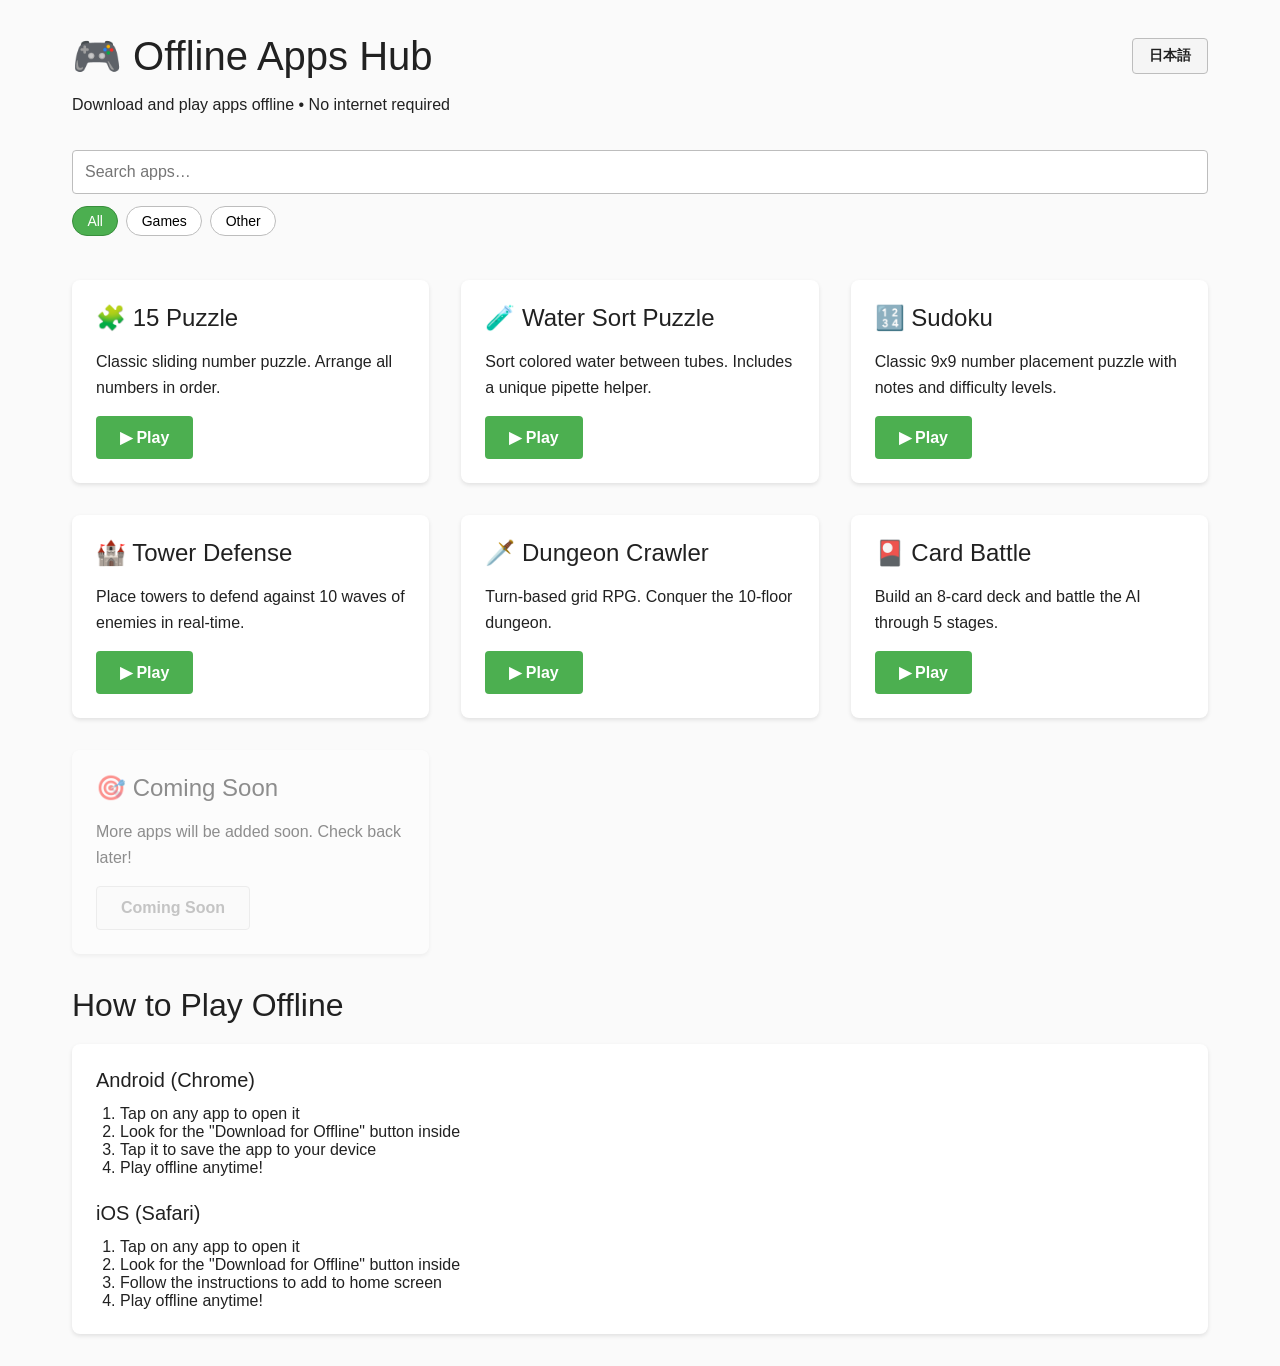
<file: index.html>
<!DOCTYPE html>
<html lang="en">
<head>
  <meta charset="UTF-8">
  <meta name="viewport" content="width=device-width, initial-scale=1.0">
  <meta name="description" content="Download and play games offline">
  <title>Offline Apps Hub</title>
  <link rel="manifest" href="./manifest.json">
  <link rel="icon" href="data:image/svg+xml,<svg xmlns='http://www.w3.org/2000/svg' viewBox='0 0 192 192'><rect fill='%234CAF50' width='192' height='192'/><text x='50%' y='50%' font-size='100' font-weight='bold' text-anchor='middle' dy='.3em' fill='white' font-family='Arial'>◉</text></svg>">
  <link rel="stylesheet" href="./style.css">
  <meta name="theme-color" content="#4CAF50">
</head>
<body>
  <div class="container">
    <header class="mb-2">
      <div class="header-bar">
        <h1 data-i18n="hub.title">🎮 Offline Apps Hub</h1>
        <button id="lang-toggle" class="button button-small button-secondary" type="button"></button>
      </div>
      <p data-i18n="hub.subtitle">Download and play apps offline • No internet required</p>
    </header>

    <main>
      <section class="filters mb-2">
        <input id="app-search" type="search" class="filter-search"
               data-i18n-attr="placeholder:hub.search.placeholder;aria-label:hub.search.aria">
        <div id="category-chips" class="chip-row" role="tablist" aria-label="Category"></div>
        <div id="subcategory-chips" class="chip-row chip-row-sub hidden" role="tablist" aria-label="Subcategory"></div>
      </section>

      <section id="apps-grid" class="grid grid-2"></section>
      <p id="apps-empty" class="text-center mt-2 hidden" data-i18n="hub.empty">No apps match your filters.</p>

      <section class="mt-2">
        <h2 data-i18n="hub.howto.title">How to Play Offline</h2>
        <div class="card">
          <h4 data-i18n="hub.howto.android">Android (Chrome)</h4>
          <ol class="howto-list" data-i18n-html="hub.howto.androidSteps"></ol>

          <h4 data-i18n="hub.howto.ios">iOS (Safari)</h4>
          <ol class="howto-list" data-i18n-html="hub.howto.iosSteps"></ol>
        </div>
      </section>
    </main>
  </div>

  <script src="./i18n.js"></script>
  <script src="./apps.js"></script>
  <script>
    (function () {
      I18n.register({
        ja: {
          hub: {
            title: '🎮 オフラインアプリハブ',
            subtitle: 'アプリをダウンロードしてオフラインで遊ぼう • インターネット不要',
            empty: '該当するアプリが見つかりません。',
            search: {
              placeholder: 'アプリを検索…',
              aria: 'アプリを検索'
            },
            cardPlay: '▶ プレイ',
            cardComingSoon: '近日公開',
            howto: {
              title: 'オフラインで遊ぶには',
              android: 'Android (Chrome)',
              ios: 'iOS (Safari)',
              androidSteps:
                '<li>遊びたいアプリのカードをタップ</li>' +
                '<li>アプリ内の「オフライン用にダウンロード」ボタンを探す</li>' +
                '<li>ボタンをタップして端末に保存</li>' +
                '<li>いつでもオフラインで遊べます！</li>',
              iosSteps:
                '<li>遊びたいアプリのカードをタップ</li>' +
                '<li>アプリ内の「オフライン用にダウンロード」ボタンを探す</li>' +
                '<li>表示される手順に従ってホーム画面に追加</li>' +
                '<li>いつでもオフラインで遊べます！</li>'
            }
          }
        },
        en: {
          hub: {
            title: '🎮 Offline Apps Hub',
            subtitle: 'Download and play apps offline • No internet required',
            empty: 'No apps match your filters.',
            search: {
              placeholder: 'Search apps…',
              aria: 'Search apps'
            },
            cardPlay: '▶ Play',
            cardComingSoon: 'Coming Soon',
            howto: {
              title: 'How to Play Offline',
              android: 'Android (Chrome)',
              ios: 'iOS (Safari)',
              androidSteps:
                '<li>Tap on any app to open it</li>' +
                '<li>Look for the "Download for Offline" button inside</li>' +
                '<li>Tap it to save the app to your device</li>' +
                '<li>Play offline anytime!</li>',
              iosSteps:
                '<li>Tap on any app to open it</li>' +
                '<li>Look for the "Download for Offline" button inside</li>' +
                '<li>Follow the instructions to add to home screen</li>' +
                '<li>Play offline anytime!</li>'
            }
          }
        }
      });

      var state = { cat: 'all', sub: 'all', query: '' };

      var gridEl = document.getElementById('apps-grid');
      var emptyEl = document.getElementById('apps-empty');
      var catRow = document.getElementById('category-chips');
      var subRow = document.getElementById('subcategory-chips');
      var searchEl = document.getElementById('app-search');

      function catLabel(key) {
        var c = window.CATEGORIES[key];
        if (!c) return key;
        return c[I18n.getLang()] || c.en || key;
      }
      function subLabel(key) {
        var s = window.SUBCATEGORIES[key];
        if (!s) return key;
        return s[I18n.getLang()] || s.en || key;
      }

      function uniqueCats() {
        var seen = {};
        var out = ['all'];
        window.APPS.forEach(function (a) {
          if (!seen[a.category]) {
            seen[a.category] = true;
            out.push(a.category);
          }
        });
        return out;
      }

      function uniqueSubsFor(cat) {
        var seen = {};
        var out = ['all'];
        window.APPS.forEach(function (a) {
          if (cat !== 'all' && a.category !== cat) return;
          if (!seen[a.subcategory]) {
            seen[a.subcategory] = true;
            out.push(a.subcategory);
          }
        });
        return out;
      }

      function renderCategoryChips() {
        catRow.innerHTML = '';
        uniqueCats().forEach(function (key) {
          var b = document.createElement('button');
          b.type = 'button';
          b.className = 'chip' + (state.cat === key ? ' chip-active' : '');
          b.setAttribute('role', 'tab');
          b.setAttribute('aria-selected', state.cat === key ? 'true' : 'false');
          b.textContent = catLabel(key);
          b.addEventListener('click', function () {
            state.cat = key;
            state.sub = 'all';
            renderCategoryChips();
            renderSubcategoryChips();
            renderApps();
          });
          catRow.appendChild(b);
        });
      }

      function renderSubcategoryChips() {
        subRow.innerHTML = '';
        if (state.cat === 'all') {
          subRow.classList.add('hidden');
          return;
        }
        var subs = uniqueSubsFor(state.cat);
        if (subs.length <= 2) {
          // Only "all" + one subcategory — no point showing the row
          subRow.classList.add('hidden');
          return;
        }
        subRow.classList.remove('hidden');
        subs.forEach(function (key) {
          var b = document.createElement('button');
          b.type = 'button';
          b.className = 'chip chip-sub' + (state.sub === key ? ' chip-active' : '');
          b.setAttribute('role', 'tab');
          b.setAttribute('aria-selected', state.sub === key ? 'true' : 'false');
          b.textContent = subLabel(key);
          b.addEventListener('click', function () {
            state.sub = key;
            renderSubcategoryChips();
            renderApps();
          });
          subRow.appendChild(b);
        });
      }

      function appMatches(a) {
        if (state.cat !== 'all' && a.category !== state.cat) return false;
        if (state.sub !== 'all' && a.subcategory !== state.sub) return false;
        var q = state.query.trim().toLowerCase();
        if (!q) return true;
        var hay = [a.nameJa, a.nameEn, a.descJa, a.descEn].join(' ').toLowerCase();
        return hay.indexOf(q) !== -1;
      }

      function renderApps() {
        var lang = I18n.getLang();
        var list = window.APPS.filter(appMatches);
        gridEl.innerHTML = '';
        if (list.length === 0) {
          emptyEl.classList.remove('hidden');
          return;
        }
        emptyEl.classList.add('hidden');

        list.forEach(function (a) {
          var card = document.createElement('div');
          card.className = 'card' + (a.comingSoon ? ' opacity-50' : '');

          var head = document.createElement('div');
          head.className = 'mb-1';
          var title = document.createElement('h3');
          title.textContent = a.emoji + ' ' + (lang === 'ja' ? a.nameJa : a.nameEn);
          var desc = document.createElement('p');
          desc.textContent = lang === 'ja' ? a.descJa : a.descEn;
          head.appendChild(title);
          head.appendChild(desc);
          card.appendChild(head);

          var actions = document.createElement('div');
          actions.className = 'flex gap-1';
          if (a.comingSoon) {
            var btn = document.createElement('button');
            btn.type = 'button';
            btn.className = 'button button-secondary';
            btn.disabled = true;
            btn.textContent = I18n.t('hub.cardComingSoon');
            actions.appendChild(btn);
          } else {
            var link = document.createElement('a');
            link.href = a.path;
            link.className = 'button button-primary';
            link.textContent = I18n.t('hub.cardPlay');
            actions.appendChild(link);
          }
          card.appendChild(actions);

          gridEl.appendChild(card);
        });
      }

      function renderAll() {
        renderCategoryChips();
        renderSubcategoryChips();
        renderApps();
      }

      searchEl.addEventListener('input', function (e) {
        state.query = e.target.value;
        renderApps();
      });

      I18n.mountToggle(document.getElementById('lang-toggle'));
      window.addEventListener('i18nchange', renderAll);

      renderAll();
      I18n.apply();

      if ('serviceWorker' in navigator) {
        navigator.serviceWorker.register('./sw.js')
          .then(function (reg) { console.log('Service Worker registered:', reg); })
          .catch(function (err) { console.error('Service Worker registration failed:', err); });
      }
    })();
  </script>
</body>
</html>
</file>
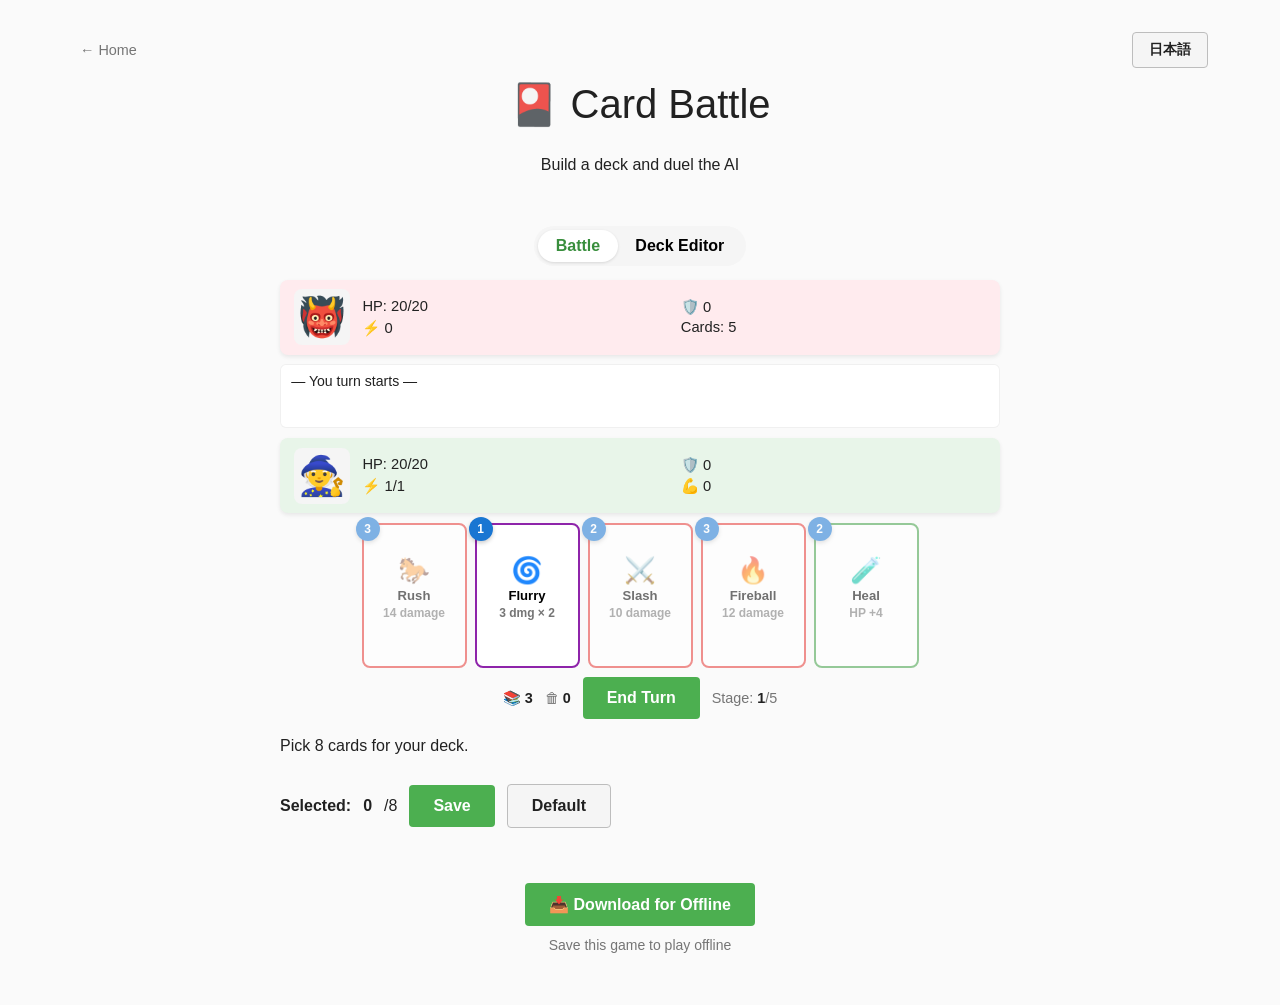
<file: apps/card-battle/index.html>
<!DOCTYPE html>
<html lang="en">
<head>
  <meta charset="UTF-8">
  <meta name="viewport" content="width=device-width, initial-scale=1.0">
  <meta name="description" content="Card Battle - Deck-building card combat, playable offline">
  <title>Card Battle</title>
  <link rel="stylesheet" href="../../style.css">
  <link rel="stylesheet" href="./style.css">
</head>
<body>
  <div class="container cb-container">
    <header class="mb-2">
      <div class="header-bar">
        <a href="../../" class="back-link" data-i18n="common.backHome">← Home</a>
        <button id="lang-toggle" class="button button-small button-secondary" type="button"></button>
      </div>
      <div class="text-center">
        <h1 data-i18n="cb.title">🎴 Card Battle</h1>
        <p data-i18n="cb.subtitle">Build your deck and duel the enemy</p>
      </div>
    </header>

    <main class="cb-main">
      <div class="cb-views">
        <button id="cb-view-battle" class="cb-tab cb-tab-active" data-i18n="cb.tabBattle">Battle</button>
        <button id="cb-view-deck" class="cb-tab" data-i18n="cb.tabDeck">Deck Editor</button>
      </div>

      <section id="cb-battle" class="cb-section">
        <div class="cb-row cb-enemy-row">
          <div class="cb-portrait" id="cb-enemy-port">👹</div>
          <div class="cb-status">
            <div class="cb-hp"><span data-i18n="cb.hp">HP:</span> <span id="cb-enemy-hp">20</span>/<span id="cb-enemy-maxhp">20</span></div>
            <div class="cb-shield">🛡️ <span id="cb-enemy-shield">0</span></div>
            <div class="cb-energy">⚡ <span id="cb-enemy-energy">1</span></div>
            <div class="cb-cards"><span data-i18n="cb.cards">Cards:</span> <span id="cb-enemy-cards">5</span></div>
          </div>
        </div>

        <div class="cb-log" id="cb-log"></div>

        <div class="cb-row cb-player-row">
          <div class="cb-portrait" id="cb-player-port">🧙</div>
          <div class="cb-status">
            <div class="cb-hp"><span data-i18n="cb.hp">HP:</span> <span id="cb-player-hp">20</span>/<span id="cb-player-maxhp">20</span></div>
            <div class="cb-shield">🛡️ <span id="cb-player-shield">0</span></div>
            <div class="cb-energy">⚡ <span id="cb-player-energy">1</span>/<span id="cb-player-maxenergy">10</span></div>
            <div class="cb-buff">💪 <span id="cb-player-buff">0</span></div>
          </div>
        </div>

        <div class="cb-hand" id="cb-hand"></div>

        <div class="cb-actions">
          <span class="cb-pile" data-i18n-attr="title:cb.deckTip">📚 <span id="cb-deck-n">0</span></span>
          <span class="cb-pile" data-i18n-attr="title:cb.discardTip">🗑 <span id="cb-discard-n">0</span></span>
          <button id="cb-end" class="button button-primary" data-i18n="cb.endTurn">End Turn</button>
          <span class="cb-pile">
            <span data-i18n="cb.stage">Stage:</span>
            <span id="cb-stage">1</span>/5
          </span>
        </div>
      </section>

      <section id="cb-deck-section" class="cb-section hidden">
        <p data-i18n="cb.deckEditor">Pick 8 cards for your deck.</p>
        <div class="cb-deck-counter">
          <span data-i18n="cb.selected">Selected:</span>
          <span id="cb-deck-count">0</span>/8
          <button id="cb-deck-save" class="button button-primary" data-i18n="cb.save">Save</button>
          <button id="cb-deck-reset" class="button button-secondary" data-i18n="cb.resetDeck">Default</button>
        </div>
        <div id="cb-deck-grid" class="cb-deck-grid"></div>
      </section>

      <div class="download-section mt-2">
        <button id="download-btn" class="button button-primary" data-i18n="cb.download">
          📥 Download for Offline
        </button>
        <p class="download-hint" data-i18n="cb.downloadHint">
          Save this game to play offline
        </p>
      </div>
    </main>
  </div>

  <div id="cb-end-dialog" class="dialog hidden">
    <div class="dialog-content">
      <h3 id="cb-end-title"></h3>
      <p id="cb-end-body"></p>
      <div class="cb-end-actions">
        <button id="cb-end-next" class="button button-primary" data-i18n="cb.next">Next</button>
      </div>
    </div>
  </div>

  <div id="download-dialog" class="dialog hidden">
    <div class="dialog-content">
      <h3 data-i18n="cb.downloading">Downloading…</h3>
      <div class="progress-bar"><div id="progress-fill" class="progress-fill"></div></div>
      <p id="progress-text" style="text-align: center; margin-top: 1rem;">0%</p>
    </div>
  </div>

  <div id="ios-dialog" class="dialog hidden">
    <div class="dialog-content">
      <h3 data-i18n="cb.iosTitle">Add to Home Screen</h3>
      <p data-i18n="cb.iosLead">To play offline on iOS:</p>
      <ol class="ios-steps" data-i18n-html="cb.iosSteps"></ol>
      <button id="ios-close-btn" class="button button-primary cb-close-ios" data-i18n="cb.iosGotIt">Got it</button>
    </div>
  </div>

  <div id="cb-toast" class="toast" role="status" aria-live="polite"></div>

  <script src="../../i18n.js"></script>
  <script src="./app.js"></script>
</body>
</html>
</file>
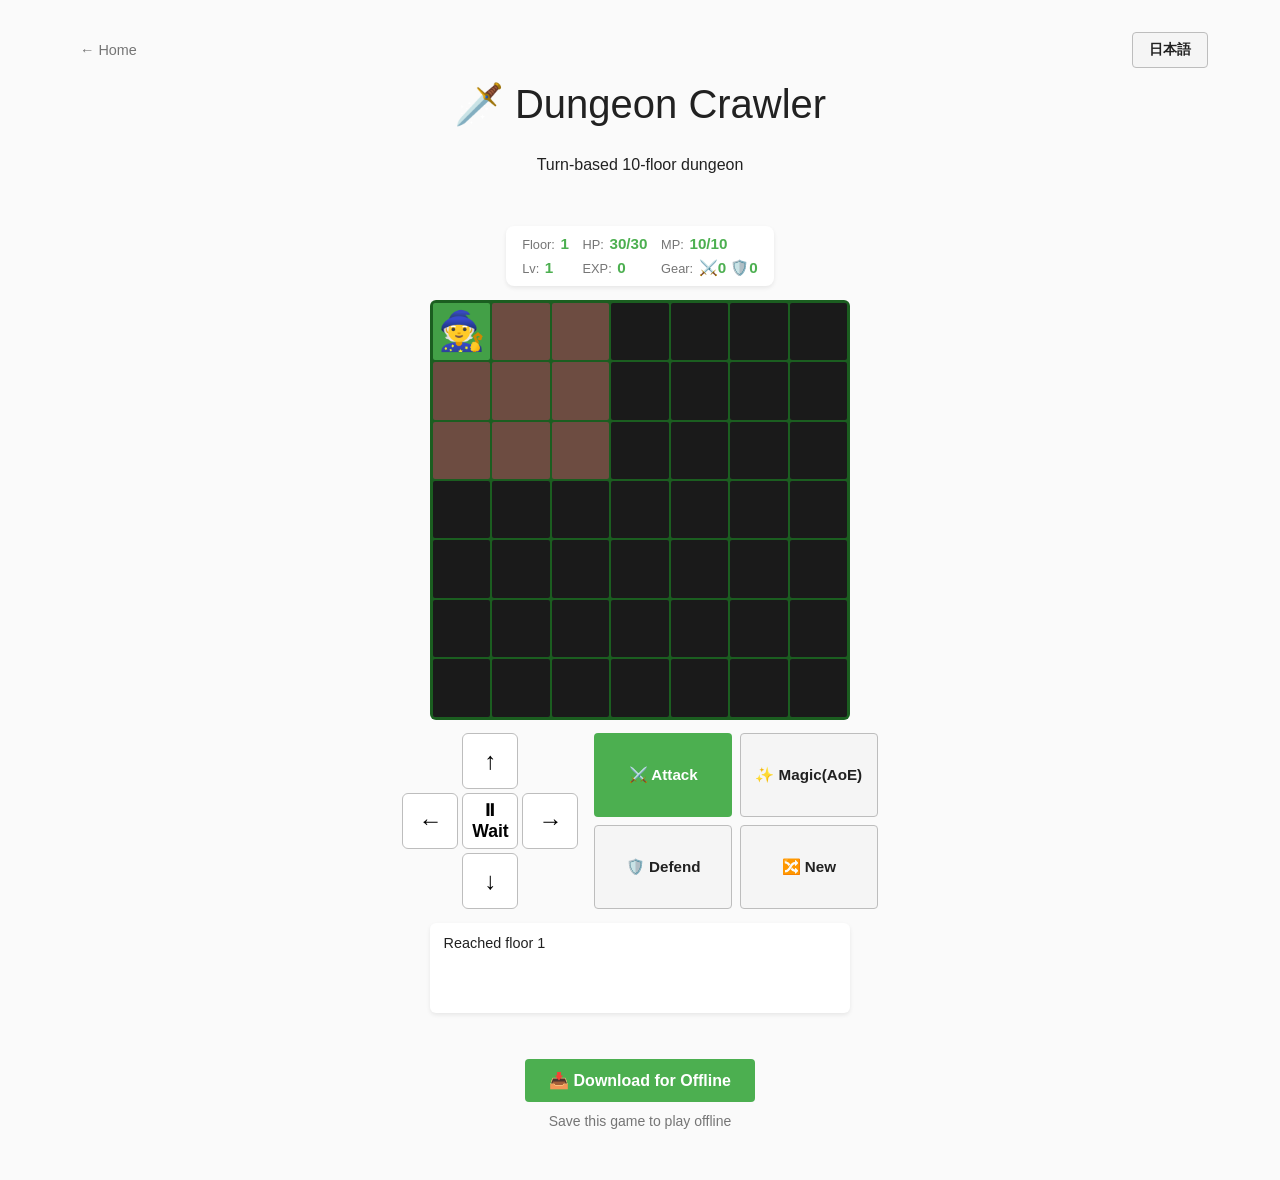
<file: apps/dungeon/index.html>
<!DOCTYPE html>
<html lang="en">
<head>
  <meta charset="UTF-8">
  <meta name="viewport" content="width=device-width, initial-scale=1.0">
  <meta name="description" content="Dungeon Crawler - Turn-based grid RPG, playable offline">
  <title>Dungeon Crawler</title>
  <link rel="stylesheet" href="../../style.css">
  <link rel="stylesheet" href="./style.css">
</head>
<body>
  <div class="container dg-container">
    <header class="mb-2">
      <div class="header-bar">
        <a href="../../" class="back-link" data-i18n="common.backHome">← Home</a>
        <button id="lang-toggle" class="button button-small button-secondary" type="button"></button>
      </div>
      <div class="text-center">
        <h1 data-i18n="dg.title">🗡️ Dungeon Crawler</h1>
        <p data-i18n="dg.subtitle">Turn-based dungeon exploration</p>
      </div>
    </header>

    <main class="dg-main">
      <div class="dg-stats">
        <div class="dg-stat" data-i18n-attr="title:dg.floorTip">
          <span class="dg-stat-label" data-i18n="dg.floor">Floor:</span>
          <span id="dg-floor" class="dg-stat-value">1</span>
        </div>
        <div class="dg-stat">
          <span class="dg-stat-label" data-i18n="dg.hp">HP:</span>
          <span id="dg-hp" class="dg-stat-value">30/30</span>
        </div>
        <div class="dg-stat">
          <span class="dg-stat-label" data-i18n="dg.mp">MP:</span>
          <span id="dg-mp" class="dg-stat-value">10/10</span>
        </div>
        <div class="dg-stat">
          <span class="dg-stat-label" data-i18n="dg.lv">Lv:</span>
          <span id="dg-lv" class="dg-stat-value">1</span>
        </div>
        <div class="dg-stat">
          <span class="dg-stat-label" data-i18n="dg.exp">EXP:</span>
          <span id="dg-exp" class="dg-stat-value">0</span>
        </div>
        <div class="dg-stat">
          <span class="dg-stat-label" data-i18n="dg.gear">Gear:</span>
          <span id="dg-gear" class="dg-stat-value">⚔️0 🛡️0</span>
        </div>
      </div>

      <div id="dg-grid" class="dg-grid"></div>

      <div class="dg-controls">
        <div class="dg-dpad">
          <button id="dg-up" class="dg-pad-btn dg-up">↑</button>
          <div class="dg-dpad-mid">
            <button id="dg-left" class="dg-pad-btn">←</button>
            <button id="dg-wait" class="dg-pad-btn dg-wait" data-i18n="dg.wait">⏸</button>
            <button id="dg-right" class="dg-pad-btn">→</button>
          </div>
          <button id="dg-down" class="dg-pad-btn dg-down">↓</button>
        </div>
        <div class="dg-actions">
          <button id="dg-attack" class="button button-primary" data-i18n="dg.attack">⚔️ Attack</button>
          <button id="dg-magic" class="button button-secondary" data-i18n="dg.magic">✨ Magic</button>
          <button id="dg-defend" class="button button-secondary" data-i18n="dg.defend">🛡️ Defend</button>
          <button id="dg-new" class="button button-secondary" data-i18n="dg.new">🔀 New</button>
        </div>
      </div>

      <div class="dg-log" id="dg-log"></div>

      <div class="download-section mt-2">
        <button id="download-btn" class="button button-primary" data-i18n="dg.download">
          📥 Download for Offline
        </button>
        <p class="download-hint" data-i18n="dg.downloadHint">
          Save this game to play offline
        </p>
      </div>
    </main>
  </div>

  <div id="dg-end" class="dialog hidden">
    <div class="dialog-content">
      <h3 id="dg-end-title"></h3>
      <p id="dg-end-body"></p>
      <div class="dg-end-actions">
        <button id="dg-end-restart" class="button button-primary" data-i18n="dg.restart">New Game</button>
      </div>
    </div>
  </div>

  <div id="download-dialog" class="dialog hidden">
    <div class="dialog-content">
      <h3 data-i18n="dg.downloading">Downloading…</h3>
      <div class="progress-bar"><div id="progress-fill" class="progress-fill"></div></div>
      <p id="progress-text" style="text-align: center; margin-top: 1rem;">0%</p>
    </div>
  </div>

  <div id="ios-dialog" class="dialog hidden">
    <div class="dialog-content">
      <h3 data-i18n="dg.iosTitle">Add to Home Screen</h3>
      <p data-i18n="dg.iosLead">To play offline on iOS:</p>
      <ol class="ios-steps" data-i18n-html="dg.iosSteps"></ol>
      <button id="ios-close-btn" class="button button-primary dg-close-ios" data-i18n="dg.iosGotIt">Got it</button>
    </div>
  </div>

  <div id="dg-toast" class="toast" role="status" aria-live="polite"></div>

  <script src="../../i18n.js"></script>
  <script src="./app.js"></script>
</body>
</html>
</file>
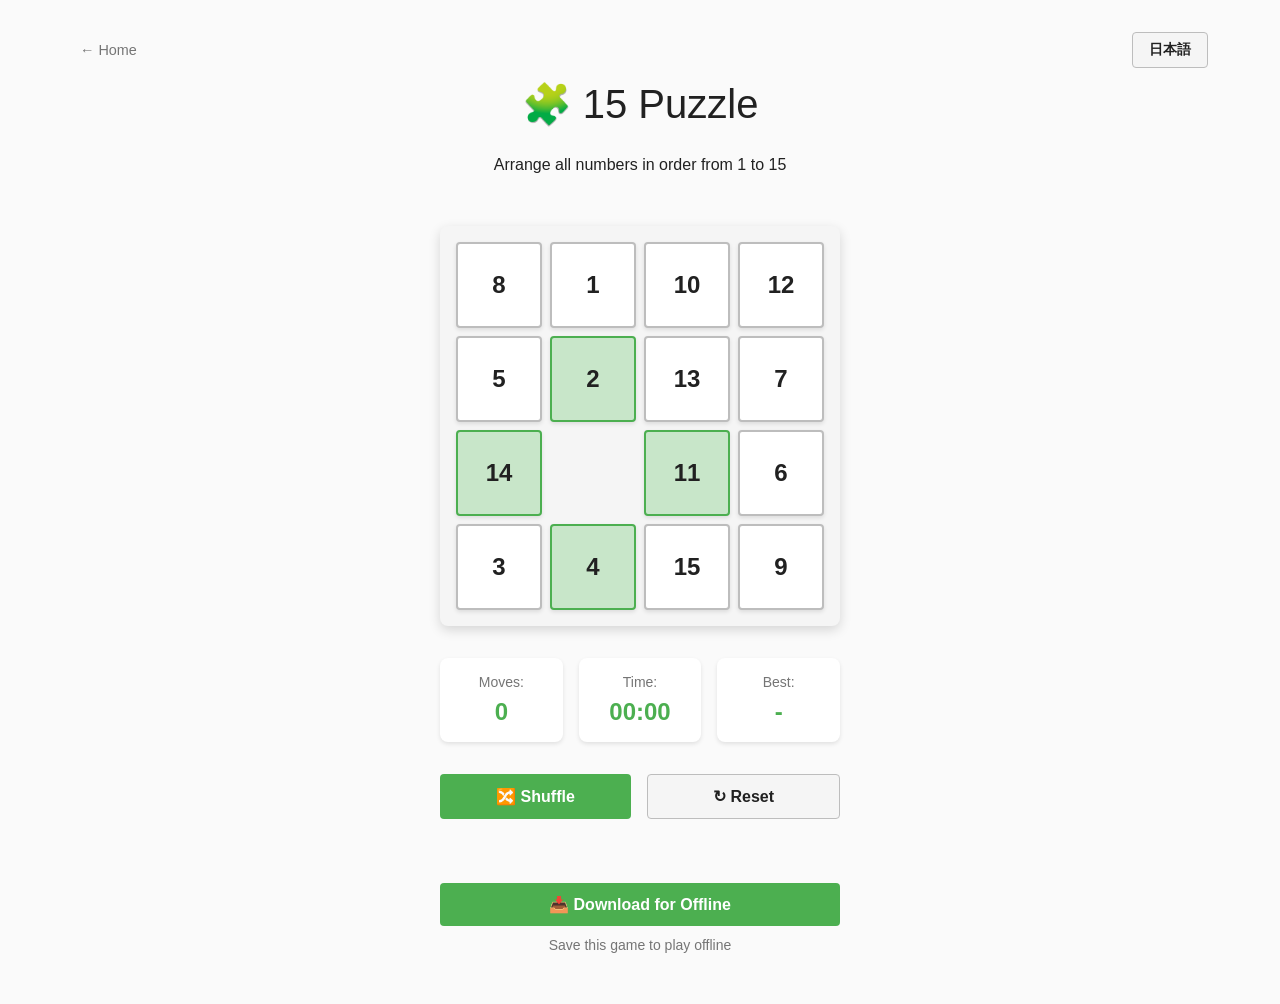
<file: apps/puzzle/index.html>
<!DOCTYPE html>
<html lang="en">
<head>
  <meta charset="UTF-8">
  <meta name="viewport" content="width=device-width, initial-scale=1.0">
  <meta name="description" content="15 Puzzle - Classic sliding number puzzle game">
  <title>15 Puzzle</title>
  <link rel="stylesheet" href="../../style.css">
  <link rel="stylesheet" href="./style.css">
</head>
<body>
  <div class="container puzzle-container">
    <header class="mb-2">
      <div class="header-bar">
        <a href="../../" class="back-link" data-i18n="common.backHome">← Home</a>
        <button id="lang-toggle" class="button button-small button-secondary" type="button"></button>
      </div>
      <div class="text-center">
        <h1 data-i18n="puzzle.title">🧩 15 Puzzle</h1>
        <p data-i18n="puzzle.subtitle">Arrange all numbers in order from 1 to 15</p>
      </div>
    </header>

    <main>
      <div class="puzzle-content">
        <!-- Game Board -->
        <div class="puzzle-board-wrapper">
          <div id="puzzle-board" class="puzzle-board"></div>
        </div>

        <!-- Game Info -->
        <div class="puzzle-info">
          <div class="info-item">
            <span class="info-label" data-i18n="puzzle.moves">Moves:</span>
            <span id="moves" class="info-value">0</span>
          </div>
          <div class="info-item">
            <span class="info-label" data-i18n="puzzle.time">Time:</span>
            <span id="timer" class="info-value">00:00</span>
          </div>
          <div class="info-item">
            <span class="info-label" data-i18n="puzzle.best">Best:</span>
            <span id="best-moves" class="info-value">-</span>
          </div>
        </div>

        <!-- Controls -->
        <div class="puzzle-controls">
          <button id="shuffle-btn" class="button button-primary" data-i18n="puzzle.shuffle">🔀 Shuffle</button>
          <button id="reset-btn" class="button button-secondary" data-i18n="puzzle.reset">↻ Reset</button>
        </div>

        <!-- Download Button -->
        <div class="download-section mt-2">
          <button id="download-btn" class="button button-primary" style="width: 100%;" data-i18n="puzzle.download">
            📥 Download for Offline
          </button>
          <p class="download-hint" data-i18n="puzzle.downloadHint">
            Save this game to play offline
          </p>
        </div>
      </div>
    </main>
  </div>

  <!-- Download Progress Dialog -->
  <div id="download-dialog" class="dialog hidden">
    <div class="dialog-content">
      <h3 data-i18n="puzzle.downloading">Downloading...</h3>
      <div class="progress-bar">
        <div id="progress-fill" class="progress-fill"></div>
      </div>
      <p id="progress-text" style="text-align: center; margin-top: 1rem;">0%</p>
    </div>
  </div>

  <!-- iOS Instructions Dialog -->
  <div id="ios-dialog" class="dialog hidden">
    <div class="dialog-content">
      <h3 data-i18n="puzzle.iosTitle">Add to Home Screen</h3>
      <p data-i18n="puzzle.iosLead">To play offline on iOS:</p>
      <ol class="ios-steps" data-i18n-html="puzzle.iosSteps"></ol>
      <button id="ios-close-btn" class="button button-primary" style="width: 100%; margin-top: 1.5rem;" data-i18n="puzzle.iosGotIt">
        Got it
      </button>
    </div>
  </div>

  <script src="../../i18n.js"></script>
  <script src="./app.js"></script>
</body>
</html>
</file>
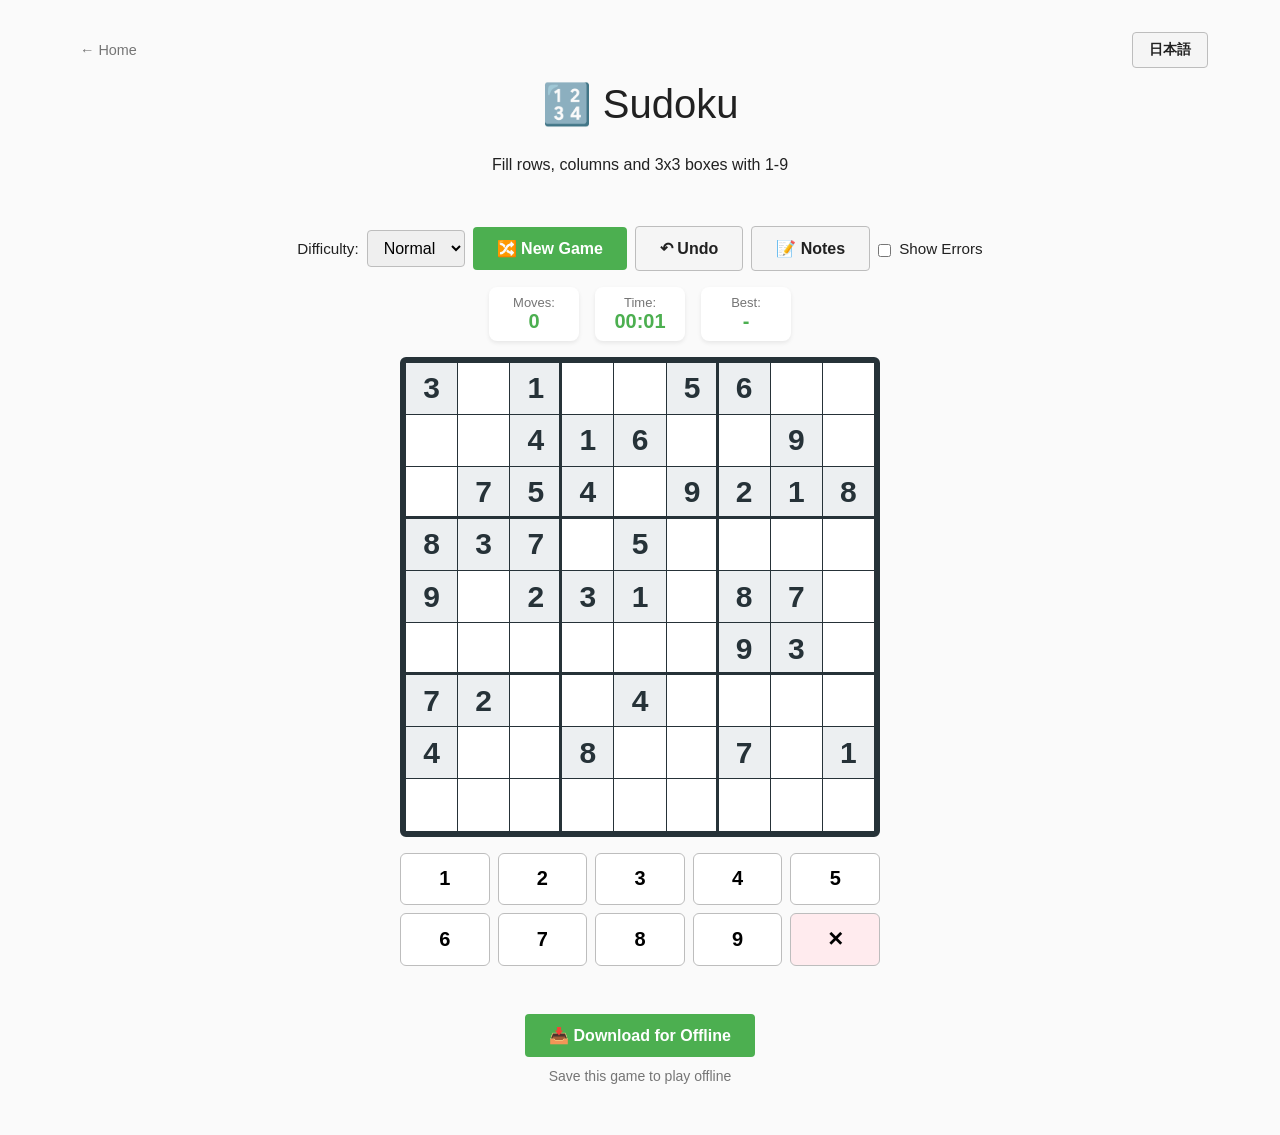
<file: apps/sudoku/index.html>
<!DOCTYPE html>
<html lang="en">
<head>
  <meta charset="UTF-8">
  <meta name="viewport" content="width=device-width, initial-scale=1.0">
  <meta name="description" content="Sudoku - Classic 9x9 number puzzle, playable offline">
  <title>Sudoku</title>
  <link rel="stylesheet" href="../../style.css">
  <link rel="stylesheet" href="./style.css">
</head>
<body>
  <div class="container sd-container">
    <header class="mb-2">
      <div class="header-bar">
        <a href="../../" class="back-link" data-i18n="common.backHome">← Home</a>
        <button id="lang-toggle" class="button button-small button-secondary" type="button"></button>
      </div>
      <div class="text-center">
        <h1 data-i18n="sudoku.title">🔢 Sudoku</h1>
        <p data-i18n="sudoku.subtitle">Fill the 9x9 grid with digits 1-9</p>
      </div>
    </header>

    <main class="sd-main">
      <div class="sd-toolbar">
        <label class="sd-field">
          <span data-i18n="sudoku.difficulty">Difficulty:</span>
          <select id="sd-difficulty">
            <option value="easy"   data-i18n="sudoku.easy">Easy</option>
            <option value="normal" data-i18n="sudoku.normal">Normal</option>
            <option value="hard"   data-i18n="sudoku.hard">Hard</option>
          </select>
        </label>
        <button id="sd-new" class="button button-primary" data-i18n="sudoku.new">New Game</button>
        <button id="sd-undo" class="button button-secondary" data-i18n="sudoku.undo">Undo</button>
        <button id="sd-note" class="button button-secondary" type="button" aria-pressed="false">
          <span data-i18n="sudoku.note">Notes</span>
        </button>
        <label class="sd-field sd-toggle">
          <input id="sd-errors" type="checkbox">
          <span data-i18n="sudoku.errors">Show Errors</span>
        </label>
      </div>

      <div class="sd-stats">
        <div class="sd-stat">
          <span class="sd-stat-label" data-i18n="sudoku.moves">Moves:</span>
          <span id="sd-moves" class="sd-stat-value">0</span>
        </div>
        <div class="sd-stat">
          <span class="sd-stat-label" data-i18n="sudoku.time">Time:</span>
          <span id="sd-time" class="sd-stat-value">00:00</span>
        </div>
        <div class="sd-stat">
          <span class="sd-stat-label" data-i18n="sudoku.best">Best:</span>
          <span id="sd-best" class="sd-stat-value">-</span>
        </div>
      </div>

      <div id="sd-board" class="sd-board" role="grid" aria-label="Sudoku board"></div>

      <div class="sd-pad">
        <button class="sd-pad-btn" data-num="1">1</button>
        <button class="sd-pad-btn" data-num="2">2</button>
        <button class="sd-pad-btn" data-num="3">3</button>
        <button class="sd-pad-btn" data-num="4">4</button>
        <button class="sd-pad-btn" data-num="5">5</button>
        <button class="sd-pad-btn" data-num="6">6</button>
        <button class="sd-pad-btn" data-num="7">7</button>
        <button class="sd-pad-btn" data-num="8">8</button>
        <button class="sd-pad-btn" data-num="9">9</button>
        <button class="sd-pad-btn sd-pad-erase" data-num="0" data-i18n="sudoku.erase">✕</button>
      </div>

      <div class="download-section mt-2">
        <button id="download-btn" class="button button-primary" data-i18n="sudoku.download">
          📥 Download for Offline
        </button>
        <p class="download-hint" data-i18n="sudoku.downloadHint">
          Save this game to play offline
        </p>
      </div>
    </main>
  </div>

  <div id="sd-win" class="dialog hidden">
    <div class="dialog-content">
      <h3 data-i18n="sudoku.winTitle">🎉 Cleared!</h3>
      <p id="sd-win-body"></p>
      <div class="sd-win-actions">
        <button id="sd-win-new" class="button button-primary" data-i18n="sudoku.winNew">New Game</button>
      </div>
    </div>
  </div>

  <div id="download-dialog" class="dialog hidden">
    <div class="dialog-content">
      <h3 data-i18n="sudoku.downloading">Downloading…</h3>
      <div class="progress-bar"><div id="progress-fill" class="progress-fill"></div></div>
      <p id="progress-text" style="text-align: center; margin-top: 1rem;">0%</p>
    </div>
  </div>

  <div id="ios-dialog" class="dialog hidden">
    <div class="dialog-content">
      <h3 data-i18n="sudoku.iosTitle">Add to Home Screen</h3>
      <p data-i18n="sudoku.iosLead">To play offline on iOS:</p>
      <ol class="ios-steps" data-i18n-html="sudoku.iosSteps"></ol>
      <button id="ios-close-btn" class="button button-primary sd-close-ios" data-i18n="sudoku.iosGotIt">Got it</button>
    </div>
  </div>

  <div id="sd-toast" class="toast" role="status" aria-live="polite"></div>

  <script src="../../i18n.js"></script>
  <script src="./app.js"></script>
</body>
</html>
</file>
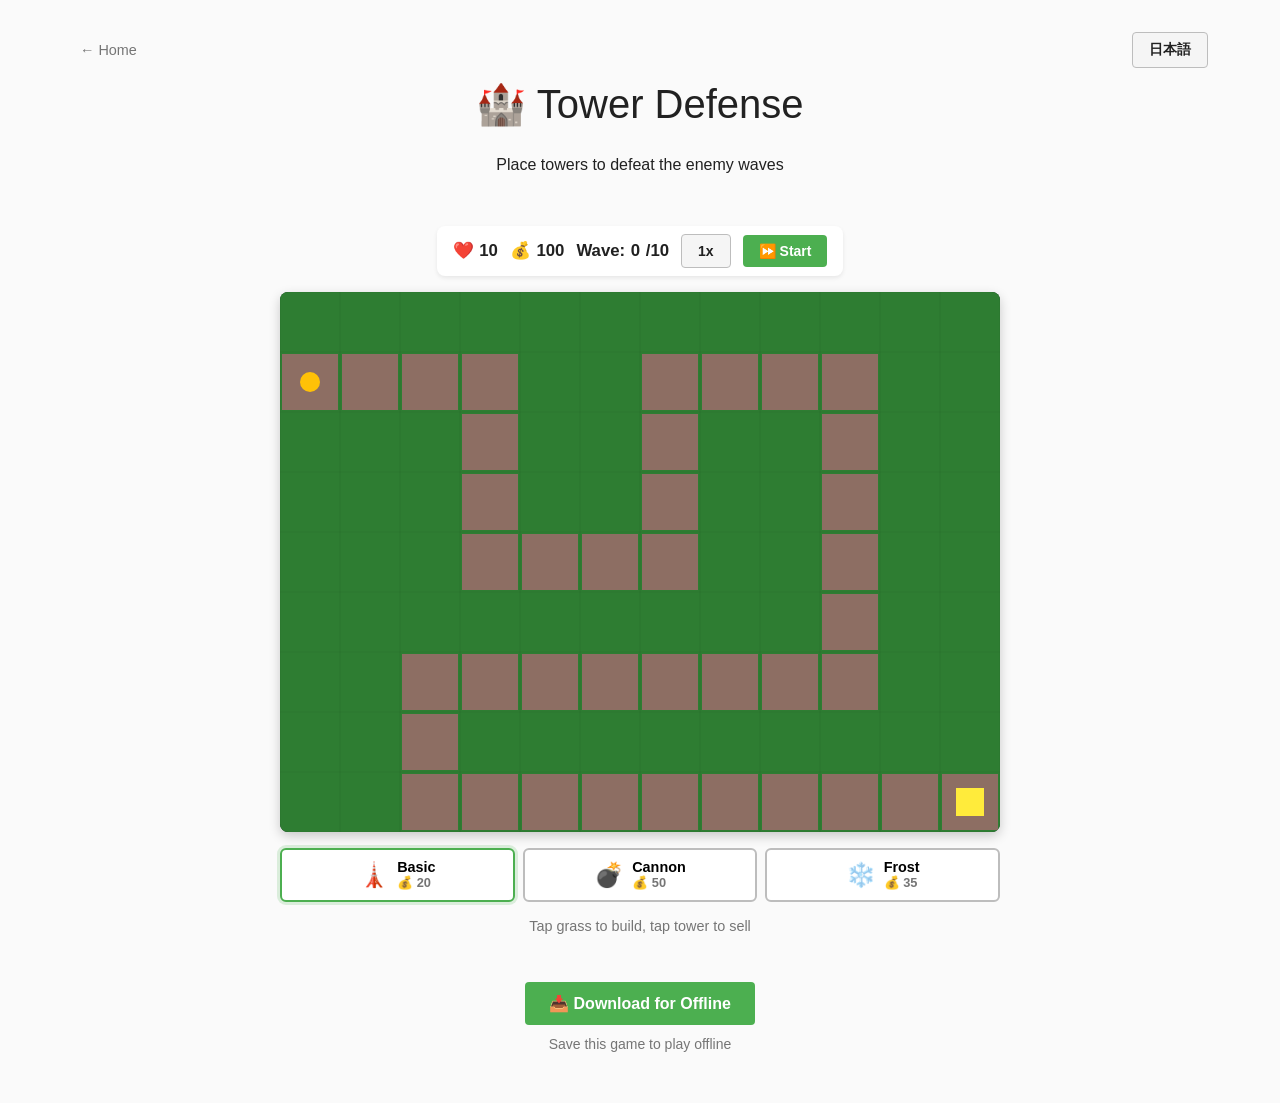
<file: apps/tower-defense/index.html>
<!DOCTYPE html>
<html lang="en">
<head>
  <meta charset="UTF-8">
  <meta name="viewport" content="width=device-width, initial-scale=1.0">
  <meta name="description" content="Tower Defense - Defend against enemy waves with strategic tower placement">
  <title>Tower Defense</title>
  <link rel="stylesheet" href="../../style.css">
  <link rel="stylesheet" href="./style.css">
</head>
<body>
  <div class="container td-container">
    <header class="mb-2">
      <div class="header-bar">
        <a href="../../" class="back-link" data-i18n="common.backHome">← Home</a>
        <button id="lang-toggle" class="button button-small button-secondary" type="button"></button>
      </div>
      <div class="text-center">
        <h1 data-i18n="td.title">🏰 Tower Defense</h1>
        <p data-i18n="td.subtitle">Place towers to stop the enemy waves</p>
      </div>
    </header>

    <main class="td-main">
      <div class="td-hud">
        <div class="td-hud-item">❤️ <span id="td-lives">10</span></div>
        <div class="td-hud-item">💰 <span id="td-gold">100</span></div>
        <div class="td-hud-item"><span data-i18n="td.wave">Wave:</span> <span id="td-wave">0</span>/10</div>
        <div class="td-hud-item">
          <button id="td-speed" class="button button-small button-secondary">1x</button>
        </div>
        <div class="td-hud-item">
          <button id="td-start" class="button button-small button-primary" data-i18n="td.start">Start Wave</button>
        </div>
      </div>

      <div class="td-canvas-wrap">
        <canvas id="td-canvas" width="720" height="540"></canvas>
      </div>

      <div class="td-pal" id="td-pal"></div>

      <div class="td-info" id="td-info">
        <span data-i18n="td.tap">Tap an empty grass tile to build, tap a tower to sell.</span>
      </div>

      <div class="download-section mt-2">
        <button id="download-btn" class="button button-primary" data-i18n="td.download">
          📥 Download for Offline
        </button>
        <p class="download-hint" data-i18n="td.downloadHint">
          Save this game to play offline
        </p>
      </div>
    </main>
  </div>

  <div id="td-end" class="dialog hidden">
    <div class="dialog-content">
      <h3 id="td-end-title"></h3>
      <p id="td-end-body"></p>
      <div class="td-end-actions">
        <button id="td-end-restart" class="button button-primary" data-i18n="td.restart">Restart</button>
      </div>
    </div>
  </div>

  <div id="download-dialog" class="dialog hidden">
    <div class="dialog-content">
      <h3 data-i18n="td.downloading">Downloading…</h3>
      <div class="progress-bar"><div id="progress-fill" class="progress-fill"></div></div>
      <p id="progress-text" style="text-align: center; margin-top: 1rem;">0%</p>
    </div>
  </div>

  <div id="ios-dialog" class="dialog hidden">
    <div class="dialog-content">
      <h3 data-i18n="td.iosTitle">Add to Home Screen</h3>
      <p data-i18n="td.iosLead">To play offline on iOS:</p>
      <ol class="ios-steps" data-i18n-html="td.iosSteps"></ol>
      <button id="ios-close-btn" class="button button-primary td-close-ios" data-i18n="td.iosGotIt">Got it</button>
    </div>
  </div>

  <div id="td-toast" class="toast" role="status" aria-live="polite"></div>

  <script src="../../i18n.js"></script>
  <script src="./app.js"></script>
</body>
</html>
</file>
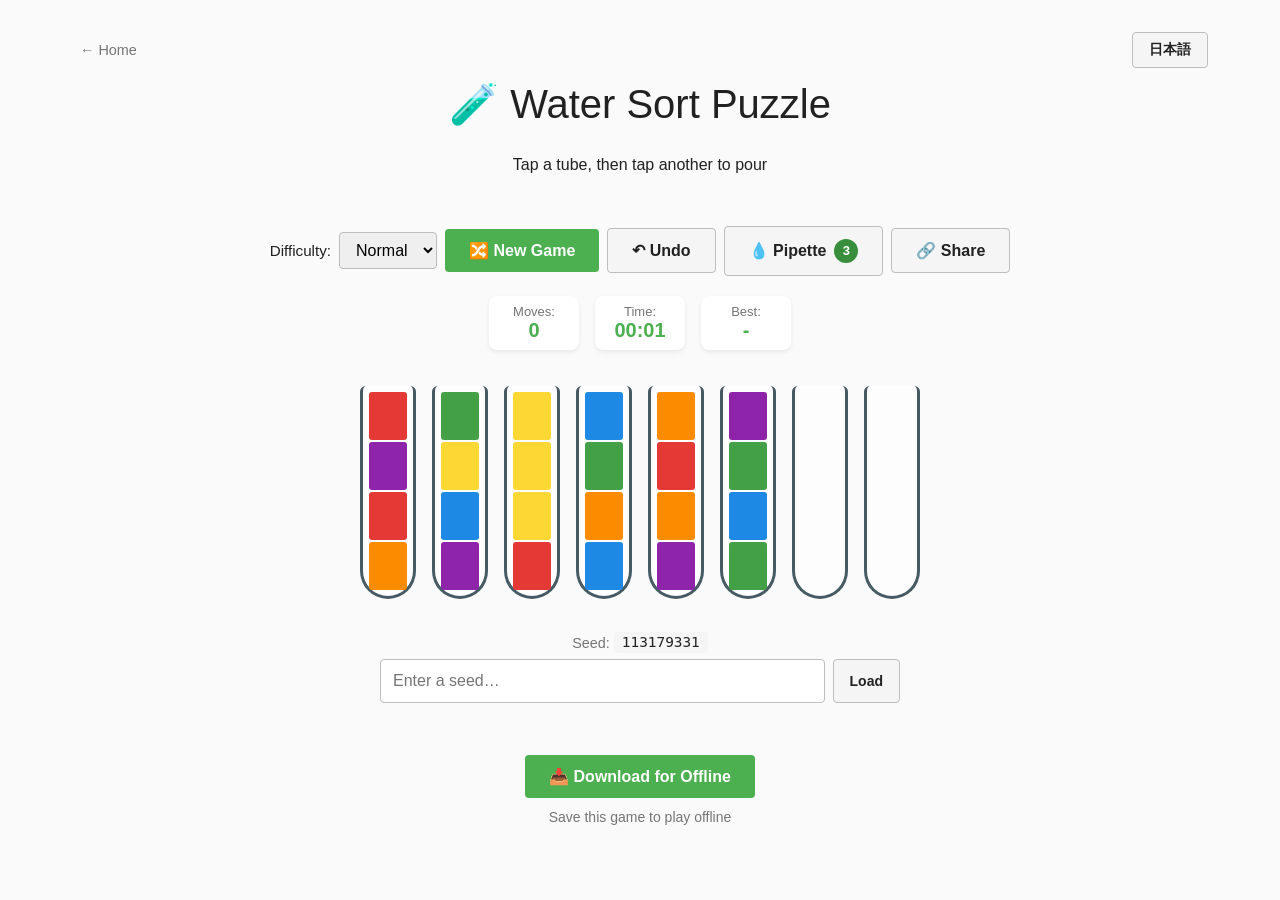
<file: apps/water-sort/index.html>
<!DOCTYPE html>
<html lang="en">
<head>
  <meta charset="UTF-8">
  <meta name="viewport" content="width=device-width, initial-scale=1.0">
  <meta name="description" content="Water Sort Puzzle - Sort colored water between tubes">
  <title>Water Sort Puzzle</title>
  <link rel="stylesheet" href="../../style.css">
  <link rel="stylesheet" href="./style.css">
</head>
<body>
  <div class="container ws-container">
    <header class="mb-2">
      <div class="header-bar">
        <a href="../../" class="back-link" data-i18n="common.backHome">← Home</a>
        <button id="lang-toggle" class="button button-small button-secondary" type="button"></button>
      </div>
      <div class="text-center">
        <h1 data-i18n="ws.title">🧪 Water Sort Puzzle</h1>
        <p data-i18n="ws.subtitle">Sort colored water until each tube holds a single color</p>
      </div>
    </header>

    <main class="ws-main">
      <div class="ws-toolbar">
        <label class="ws-field">
          <span data-i18n="ws.difficulty">Difficulty:</span>
          <select id="ws-difficulty">
            <option value="easy"   data-i18n="ws.easy">Easy</option>
            <option value="normal" data-i18n="ws.normal">Normal</option>
            <option value="hard"   data-i18n="ws.hard">Hard</option>
          </select>
        </label>
        <button id="ws-new" class="button button-primary" data-i18n="ws.new">New Game</button>
        <button id="ws-undo" class="button button-secondary" data-i18n="ws.undo">Undo</button>
        <button id="ws-spoit" class="button button-secondary" type="button">
          <span data-i18n="ws.spoit">Pipette</span>
          <span id="ws-spoit-badge" class="badge">3</span>
        </button>
        <button id="ws-share" class="button button-secondary" data-i18n="ws.share">Share</button>
      </div>

      <div class="ws-stats">
        <div class="ws-stat">
          <span class="ws-stat-label" data-i18n="ws.moves">Moves:</span>
          <span id="ws-moves" class="ws-stat-value">0</span>
        </div>
        <div class="ws-stat">
          <span class="ws-stat-label" data-i18n="ws.time">Time:</span>
          <span id="ws-time" class="ws-stat-value">00:00</span>
        </div>
        <div class="ws-stat">
          <span class="ws-stat-label" data-i18n="ws.best">Best:</span>
          <span id="ws-best" class="ws-stat-value">-</span>
        </div>
      </div>

      <div id="ws-tubes" class="ws-tubes"></div>

      <div class="ws-seed-bar">
        <div class="ws-seed-line">
          <span data-i18n="ws.seedLabel">Seed:</span>
          <code id="ws-seed">-</code>
        </div>
        <div class="ws-seed-input">
          <input id="ws-custom-seed" type="text" inputmode="numeric"
                 data-i18n-attr="placeholder:ws.customSeedPh;aria-label:ws.customSeedPh">
          <button id="ws-load-seed" class="button button-small button-secondary" data-i18n="ws.loadSeed">Load</button>
        </div>
      </div>

      <div class="download-section mt-2">
        <button id="download-btn" class="button button-primary" data-i18n="ws.download">
          📥 Download for Offline
        </button>
        <p class="download-hint" data-i18n="ws.downloadHint">
          Save this game to play offline
        </p>
      </div>
    </main>
  </div>

  <!-- Win modal -->
  <div id="ws-win" class="dialog hidden">
    <div class="dialog-content">
      <h3 data-i18n="ws.winTitle">🎉 Cleared!</h3>
      <p id="ws-win-body"></p>
      <div class="ws-win-actions">
        <button id="ws-win-share" class="button button-secondary" data-i18n="ws.winShare">Share Seed</button>
        <button id="ws-win-new" class="button button-primary" data-i18n="ws.winNew">New Game</button>
      </div>
    </div>
  </div>

  <!-- Download progress -->
  <div id="download-dialog" class="dialog hidden">
    <div class="dialog-content">
      <h3 data-i18n="ws.downloading">Downloading…</h3>
      <div class="progress-bar"><div id="progress-fill" class="progress-fill"></div></div>
      <p id="progress-text" style="text-align: center; margin-top: 1rem;">0%</p>
    </div>
  </div>

  <!-- iOS install instructions -->
  <div id="ios-dialog" class="dialog hidden">
    <div class="dialog-content">
      <h3 data-i18n="ws.iosTitle">Add to Home Screen</h3>
      <p data-i18n="ws.iosLead">To play offline on iOS:</p>
      <ol class="ios-steps" data-i18n-html="ws.iosSteps"></ol>
      <button id="ios-close-btn" class="button button-primary ws-close-ios" data-i18n="ws.iosGotIt">Got it</button>
    </div>
  </div>

  <div id="ws-toast" class="toast" role="status" aria-live="polite"></div>

  <script src="../../i18n.js"></script>
  <script src="./app.js"></script>
</body>
</html>
</file>
<file: style.css>
/* ========== Base Styles ========== */
* {
  margin: 0;
  padding: 0;
  box-sizing: border-box;
}

:root {
  --primary-color: #4CAF50;
  --primary-dark: #388E3C;
  --primary-light: #C8E6C9;
  --text-primary: #212121;
  --text-secondary: #757575;
  --bg-primary: #FAFAFA;
  --bg-secondary: #F5F5F5;
  --border-color: #BDBDBD;
  --error-color: #F44336;
  --success-color: #4CAF50;
}

html, body {
  width: 100%;
  height: 100%;
  font-family: -apple-system, BlinkMacSystemFont, 'Segoe UI', 'Roboto', 'Oxygen', 'Ubuntu', 'Cantarell', sans-serif;
  background-color: var(--bg-primary);
  color: var(--text-primary);
}

/* ========== Typography ========== */
h1, h2, h3, h4, h5, h6 {
  font-weight: 500;
  line-height: 1.2;
}

h1 { font-size: 2.5rem; margin-bottom: 1.5rem; }
h2 { font-size: 2rem; margin-bottom: 1.2rem; }
h3 { font-size: 1.5rem; margin-bottom: 1rem; }
h4 { font-size: 1.25rem; margin-bottom: 0.8rem; }

p {
  line-height: 1.6;
  margin-bottom: 1rem;
}

/* ========== Buttons ========== */
button, .button {
  display: inline-flex;
  align-items: center;
  justify-content: center;
  gap: 0.5rem;
  padding: 0.75rem 1.5rem;
  font-size: 1rem;
  font-weight: 600;
  border: none;
  border-radius: 4px;
  cursor: pointer;
  transition: all 0.2s ease;
  text-decoration: none;
  user-select: none;
  -webkit-user-select: none;
}

button:hover, .button:hover {
  transform: translateY(-2px);
  box-shadow: 0 4px 8px rgba(0, 0, 0, 0.2);
}

button:active, .button:active {
  transform: translateY(0);
  box-shadow: 0 2px 4px rgba(0, 0, 0, 0.1);
}

button:disabled {
  opacity: 0.5;
  cursor: not-allowed;
  transform: none;
}

.button-primary {
  background-color: var(--primary-color);
  color: white;
}

.button-primary:hover {
  background-color: var(--primary-dark);
}

.button-secondary {
  background-color: var(--bg-secondary);
  color: var(--text-primary);
  border: 1px solid var(--border-color);
}

.button-secondary:hover {
  background-color: #EEEEEE;
}

.button-small {
  padding: 0.5rem 1rem;
  font-size: 0.875rem;
}

/* ========== Forms ========== */
input, select, textarea {
  padding: 0.75rem;
  font-size: 1rem;
  border: 1px solid var(--border-color);
  border-radius: 4px;
  font-family: inherit;
}

input:focus, select:focus, textarea:focus {
  outline: none;
  border-color: var(--primary-color);
  box-shadow: 0 0 0 3px rgba(76, 175, 80, 0.1);
}

/* ========== Layout ========== */
.container {
  max-width: 1200px;
  margin: 0 auto;
  padding: 2rem;
}

.grid {
  display: grid;
  gap: 2rem;
}

.grid-2 {
  grid-template-columns: repeat(auto-fit, minmax(300px, 1fr));
}

.grid-3 {
  grid-template-columns: repeat(auto-fit, minmax(250px, 1fr));
}

.flex {
  display: flex;
  align-items: center;
  justify-content: space-between;
}

.flex-column {
  flex-direction: column;
  align-items: stretch;
}

.gap-1 { gap: 1rem; }
.gap-2 { gap: 2rem; }

/* ========== Cards ========== */
.card {
  background: white;
  border-radius: 8px;
  padding: 1.5rem;
  box-shadow: 0 2px 4px rgba(0, 0, 0, 0.1);
  transition: box-shadow 0.2s ease;
}

.card:hover {
  box-shadow: 0 4px 12px rgba(0, 0, 0, 0.15);
}

/* ========== Responsive ========== */
@media (max-width: 768px) {
  h1 { font-size: 2rem; }
  h2 { font-size: 1.5rem; }
  h3 { font-size: 1.25rem; }

  .container {
    padding: 1rem;
  }

  .grid-2, .grid-3 {
    grid-template-columns: 1fr;
  }

  .flex {
    flex-direction: column;
    align-items: stretch;
    gap: 1rem;
  }
}

/* ========== Utilities ========== */
.text-center { text-align: center; }
.text-right { text-align: right; }
.mt-1 { margin-top: 1rem; }
.mt-2 { margin-top: 2rem; }
.mb-1 { margin-bottom: 1rem; }
.mb-2 { margin-bottom: 2rem; }
.p-1 { padding: 1rem; }
.p-2 { padding: 2rem; }
.hidden { display: none; }
.opacity-50 { opacity: 0.5; }

/* ========== Header bar (title + lang toggle) ========== */
.header-bar {
  display: flex;
  justify-content: space-between;
  align-items: center;
  gap: 1rem;
  margin-bottom: 0.75rem;
}
.header-bar h1 {
  margin-bottom: 0;
}

/* Hub filter section */
.filters {
  display: flex;
  flex-direction: column;
  gap: 0.75rem;
}
.filter-search {
  width: 100%;
}
.chip-row {
  display: flex;
  flex-wrap: wrap;
  gap: 0.5rem;
}
.chip-row-sub {
  padding-left: 0.25rem;
}
.chip {
  padding: 0.4rem 0.9rem;
  border-radius: 999px;
  border: 1px solid var(--border-color);
  background: white;
  font-size: 0.875rem;
  font-weight: 500;
  cursor: pointer;
  transition: background-color 0.15s ease, color 0.15s ease, border-color 0.15s ease;
}
.chip:hover {
  background: var(--bg-secondary);
  transform: none;
  box-shadow: none;
}
.chip-active {
  background: var(--primary-color);
  color: white;
  border-color: var(--primary-dark);
}
.chip-active:hover {
  background: var(--primary-dark);
}
.chip-sub {
  font-size: 0.8125rem;
  padding: 0.3rem 0.75rem;
}
.howto-list {
  margin-left: 1.5rem;
  margin-bottom: 1.5rem;
}
.howto-list:last-child {
  margin-bottom: 0;
}

/* Back-to-hub link used on each app page */
.back-link {
  display: inline-flex;
  align-items: center;
  gap: 0.25rem;
  color: var(--text-secondary);
  text-decoration: none;
  font-size: 0.9rem;
  font-weight: 500;
  padding: 0.25rem 0.5rem;
  border-radius: 4px;
  transition: background-color 0.15s ease, color 0.15s ease;
}
.back-link:hover {
  color: var(--primary-color);
  background: var(--bg-secondary);
}

/* Toast (shared by hub and apps) */
.toast {
  position: fixed;
  left: 50%;
  bottom: 2rem;
  transform: translateX(-50%);
  background: rgba(33, 33, 33, 0.92);
  color: white;
  padding: 0.75rem 1.25rem;
  border-radius: 6px;
  font-size: 0.9rem;
  z-index: 2000;
  opacity: 0;
  transition: opacity 0.2s ease;
  pointer-events: none;
  max-width: 90vw;
  text-align: center;
}
.toast.toast-visible {
  opacity: 1;
}
</file>
<file: apps/card-battle/style.css>
/* ========== Card Battle ========== */
.cb-container { min-height: 100vh; display: flex; flex-direction: column; }
.cb-main { flex: 1; display: flex; flex-direction: column; gap: 0.85rem; align-items: center; }

.cb-views {
  display: inline-flex;
  background: var(--bg-secondary);
  border-radius: 999px;
  padding: 0.25rem;
}
.cb-tab {
  padding: 0.45rem 1.1rem;
  border: none;
  border-radius: 999px;
  background: transparent;
  font-weight: 600;
  cursor: pointer;
}
.cb-tab-active {
  background: white;
  box-shadow: 0 1px 3px rgba(0,0,0,0.12);
  color: var(--primary-dark);
}

.cb-section {
  width: min(94vw, 720px);
  display: flex;
  flex-direction: column;
  gap: 0.6rem;
}

.cb-row {
  display: flex;
  align-items: center;
  gap: 0.8rem;
  background: white;
  border-radius: 8px;
  padding: 0.6rem 0.85rem;
  box-shadow: 0 2px 4px rgba(0,0,0,0.08);
}
.cb-portrait {
  width: 56px; height: 56px;
  font-size: 2.4rem;
  display: flex; align-items: center; justify-content: center;
  background: var(--bg-secondary);
  border-radius: 8px;
}
.cb-status {
  flex: 1;
  display: grid;
  grid-template-columns: repeat(2, 1fr);
  gap: 0.2rem 0.8rem;
  font-size: 0.92rem;
}
.cb-status > div { white-space: nowrap; }
.cb-enemy-row { background: #FFEBEE; }
.cb-player-row { background: #E8F5E9; }

.cb-log {
  background: white;
  border-radius: 6px;
  padding: 0.4rem 0.7rem;
  box-shadow: inset 0 0 0 1px rgba(0,0,0,0.06);
  font-size: 0.88rem;
  min-height: 64px;
  max-height: 110px;
  overflow-y: auto;
  line-height: 1.4;
}
.cb-log-line { padding: 0.1rem 0; border-bottom: 1px dashed var(--border-color); }
.cb-log-line:last-child { border-bottom: none; }

.cb-hand {
  display: flex;
  gap: 0.5rem;
  flex-wrap: wrap;
  justify-content: center;
  min-height: 145px;
}
.cb-card {
  width: 105px;
  background: white;
  border: 2px solid var(--border-color);
  border-radius: 8px;
  padding: 0.45rem;
  cursor: pointer;
  display: flex;
  flex-direction: column;
  align-items: center;
  gap: 0.2rem;
  position: relative;
  transition: transform 0.15s ease;
  font-size: 0.82rem;
  text-align: center;
}
.cb-card:hover { transform: translateY(-4px); box-shadow: 0 4px 10px rgba(0,0,0,0.12); }
.cb-card.unplayable { opacity: 0.55; cursor: not-allowed; }
.cb-card-cost {
  position: absolute;
  top: -8px; left: -8px;
  width: 24px; height: 24px;
  border-radius: 50%;
  background: #1976D2;
  color: white;
  font-weight: 700;
  display: flex; align-items: center; justify-content: center;
  font-size: 0.75rem;
  box-shadow: 0 2px 4px rgba(0,0,0,0.2);
}
.cb-card-icon { font-size: 1.6rem; }
.cb-card-name { font-weight: 700; }
.cb-card-desc { color: var(--text-secondary); font-size: 0.75rem; line-height: 1.25; min-height: 30px; }
.cb-card.atk { border-color: #E53935; }
.cb-card.heal { border-color: #43A047; }
.cb-card.shield { border-color: #1976D2; }
.cb-card.buff { border-color: #FB8C00; }
.cb-card.multi { border-color: #8E24AA; }

.cb-actions {
  display: flex;
  gap: 0.75rem;
  align-items: center;
  justify-content: center;
  flex-wrap: wrap;
}
.cb-pile { font-size: 0.9rem; color: var(--text-secondary); }
.cb-pile span:last-child { color: var(--text-primary); font-weight: 700; }

.cb-deck-counter {
  display: flex;
  gap: 0.75rem;
  align-items: center;
  flex-wrap: wrap;
}
.cb-deck-counter > span { font-weight: 600; }

.cb-deck-grid {
  display: grid;
  grid-template-columns: repeat(auto-fit, minmax(150px, 1fr));
  gap: 0.5rem;
}
.cb-deck-card {
  background: white;
  border: 2px solid var(--border-color);
  border-radius: 6px;
  padding: 0.5rem;
  cursor: pointer;
  display: flex;
  flex-direction: column;
  gap: 0.15rem;
  font-size: 0.85rem;
  position: relative;
}
.cb-deck-card:hover { background: var(--bg-secondary); }
.cb-deck-card.selected { border-color: var(--primary-color); box-shadow: 0 0 0 3px rgba(76,175,80,0.15); }
.cb-deck-card.locked { opacity: 0.45; cursor: not-allowed; }
.cb-deck-card-head { display: flex; gap: 0.4rem; align-items: center; }
.cb-deck-card-cost { background: #1976D2; color: white; font-weight: 700; border-radius: 999px; padding: 0.05rem 0.4rem; font-size: 0.75rem; }
.cb-deck-card-name { font-weight: 700; flex: 1; }
.cb-deck-card-desc { color: var(--text-secondary); font-size: 0.78rem; }

.download-section { width: min(94vw, 720px); text-align: center; }
.download-hint { font-size: 0.875rem; margin-top: 0.5rem; color: var(--text-secondary); }

.dialog { position: fixed; inset: 0; background: rgba(0,0,0,0.5); display: flex; align-items: center; justify-content: center; z-index: 1000; }
.dialog.hidden { display: none; }
.dialog-content { background: white; padding: 2rem; border-radius: 8px; max-width: 420px; width: 90%; box-shadow: 0 8px 24px rgba(0,0,0,0.2); }
.dialog-content h3 { margin-bottom: 1rem; }
.dialog-content p { margin-bottom: 1rem; color: var(--text-secondary); white-space: pre-line; }
.dialog-content ol { margin-bottom: 1rem; }
.dialog-content li { margin-bottom: 0.5rem; }
.ios-steps { margin-left: 1.5rem; }
.cb-close-ios { width: 100%; margin-top: 1rem; }
.cb-end-actions { display: flex; gap: 0.75rem; margin-top: 1rem; justify-content: flex-end; }

.progress-bar { width: 100%; height: 8px; background: var(--bg-secondary); border-radius: 4px; overflow: hidden; }
.progress-fill { height: 100%; background: var(--primary-color); width: 0%; transition: width 0.3s ease; }
</file>
<file: apps/dungeon/style.css>
/* ========== Dungeon Crawler ========== */
.dg-container { min-height: 100vh; display: flex; flex-direction: column; }
.dg-main { flex: 1; display: flex; flex-direction: column; gap: 0.85rem; align-items: center; }

.dg-stats {
  display: grid;
  grid-template-columns: repeat(3, auto);
  gap: 0.4rem 0.85rem;
  justify-content: center;
  background: white;
  padding: 0.6rem 1rem;
  border-radius: 8px;
  box-shadow: 0 2px 4px rgba(0,0,0,0.08);
}
.dg-stat {
  display: inline-flex; align-items: baseline; gap: 0.35rem;
  font-size: 0.95rem;
}
.dg-stat-label { color: var(--text-secondary); font-size: 0.8rem; }
.dg-stat-value { font-weight: 700; color: var(--primary-color); }

.dg-grid {
  --grid-size: min(94vw, 420px);
  width: var(--grid-size);
  height: var(--grid-size);
  display: grid;
  grid-template-columns: repeat(7, 1fr);
  grid-template-rows: repeat(7, 1fr);
  gap: 2px;
  background: #1B5E20;
  padding: 3px;
  border-radius: 6px;
}
.dg-cell {
  background: #4E342E;
  display: flex;
  align-items: center;
  justify-content: center;
  font-size: calc(var(--grid-size) / 11);
  position: relative;
  border-radius: 2px;
}
.dg-cell.fog { background: #1a1a1a; color: transparent; }
.dg-cell.visible { background: #6D4C41; }
.dg-cell.player { background: #43A047; }
.dg-cell.enemy { background: #B71C1C; }
.dg-cell.item { background: #FBC02D; }
.dg-cell.stairs { background: #303F9F; color: white; }

.dg-controls {
  display: flex; gap: 1rem; flex-wrap: wrap; justify-content: center;
}
.dg-dpad {
  display: flex; flex-direction: column; align-items: center; gap: 0.25rem;
}
.dg-dpad-mid { display: flex; gap: 0.25rem; }
.dg-pad-btn {
  width: 56px; height: 56px;
  font-size: 1.5rem;
  background: white;
  border: 1px solid var(--border-color);
  border-radius: 6px;
  cursor: pointer;
}
.dg-wait { font-size: 1.1rem; }
.dg-actions {
  display: grid;
  grid-template-columns: repeat(2, 1fr);
  gap: 0.5rem;
  min-width: 240px;
}
.dg-actions .button { padding: 0.65rem 0.9rem; font-size: 0.95rem; }

.dg-log {
  width: min(94vw, 420px);
  background: white;
  border-radius: 6px;
  padding: 0.6rem 0.85rem;
  box-shadow: 0 2px 4px rgba(0,0,0,0.08);
  font-size: 0.9rem;
  min-height: 90px;
  max-height: 130px;
  overflow-y: auto;
  line-height: 1.4;
}
.dg-log-line { color: var(--text-primary); }
.dg-log-line + .dg-log-line { border-top: 1px dashed var(--border-color); padding-top: 0.25rem; margin-top: 0.25rem; }

.download-section { width: min(94vw, 420px); text-align: center; }
.download-hint { font-size: 0.875rem; margin-top: 0.5rem; color: var(--text-secondary); }

.dialog { position: fixed; inset: 0; background: rgba(0,0,0,0.5); display: flex; align-items: center; justify-content: center; z-index: 1000; }
.dialog.hidden { display: none; }
.dialog-content { background: white; padding: 2rem; border-radius: 8px; max-width: 420px; width: 90%; box-shadow: 0 8px 24px rgba(0,0,0,0.2); }
.dialog-content h3 { margin-bottom: 1rem; }
.dialog-content p { margin-bottom: 1rem; color: var(--text-secondary); white-space: pre-line; }
.dialog-content ol { margin-bottom: 1rem; }
.dialog-content li { margin-bottom: 0.5rem; }
.ios-steps { margin-left: 1.5rem; }
.dg-close-ios { width: 100%; margin-top: 1rem; }
.dg-end-actions { display: flex; gap: 0.75rem; margin-top: 1rem; justify-content: flex-end; }

.progress-bar { width: 100%; height: 8px; background: var(--bg-secondary); border-radius: 4px; overflow: hidden; }
.progress-fill { height: 100%; background: var(--primary-color); width: 0%; transition: width 0.3s ease; }
</file>
<file: apps/puzzle/style.css>
/* ========== Puzzle Game Specific Styles ========== */

.puzzle-container {
  min-height: 100vh;
  display: flex;
  flex-direction: column;
}

.puzzle-content {
  flex: 1;
  display: flex;
  flex-direction: column;
  align-items: center;
  gap: 2rem;
}

/* ========== Game Board ========== */
.puzzle-board-wrapper {
  width: 100%;
  max-width: 400px;
  display: flex;
  justify-content: center;
}

.puzzle-board {
  display: grid;
  grid-template-columns: repeat(4, 1fr);
  gap: 0.5rem;
  background-color: var(--bg-secondary);
  padding: 1rem;
  border-radius: 8px;
  box-shadow: 0 4px 12px rgba(0, 0, 0, 0.15);
  aspect-ratio: 1;
  width: 100%;
}

.tile {
  display: flex;
  align-items: center;
  justify-content: center;
  font-size: 1.5rem;
  font-weight: 700;
  border-radius: 4px;
  cursor: pointer;
  transition: all 0.1s ease;
  user-select: none;
  -webkit-user-select: none;
  background-color: white;
  color: var(--text-primary);
  border: 2px solid var(--border-color);
  box-shadow: 0 2px 4px rgba(0, 0, 0, 0.1);
}

.tile:hover:not(.empty) {
  transform: scale(1.05);
  box-shadow: 0 4px 8px rgba(0, 0, 0, 0.15);
}

.tile.empty {
  background-color: transparent;
  border-color: transparent;
  box-shadow: none;
  cursor: default;
}

.tile.movable {
  background-color: var(--primary-light);
  border-color: var(--primary-color);
}

/* ========== Game Info ========== */
.puzzle-info {
  display: grid;
  grid-template-columns: repeat(3, 1fr);
  gap: 1rem;
  width: 100%;
  max-width: 400px;
}

.info-item {
  display: flex;
  flex-direction: column;
  align-items: center;
  padding: 1rem;
  background: white;
  border-radius: 8px;
  box-shadow: 0 2px 4px rgba(0, 0, 0, 0.1);
}

.info-label {
  font-size: 0.875rem;
  color: var(--text-secondary);
  margin-bottom: 0.5rem;
}

.info-value {
  font-size: 1.5rem;
  font-weight: 700;
  color: var(--primary-color);
}

/* ========== Controls ========== */
.puzzle-controls {
  display: flex;
  gap: 1rem;
  width: 100%;
  max-width: 400px;
}

.puzzle-controls button {
  flex: 1;
}

/* ========== Download Section ========== */
.download-section {
  width: 100%;
  max-width: 400px;
  text-align: center;
}

.download-hint {
  font-size: 0.875rem;
  margin-top: 0.5rem;
  color: var(--text-secondary);
}

.ios-steps {
  margin-left: 1.5rem;
}

/* ========== Dialog ========== */
.dialog {
  position: fixed;
  top: 0;
  left: 0;
  right: 0;
  bottom: 0;
  background-color: rgba(0, 0, 0, 0.5);
  display: flex;
  align-items: center;
  justify-content: center;
  z-index: 1000;
}

.dialog.hidden {
  display: none;
}

.dialog-content {
  background: white;
  padding: 2rem;
  border-radius: 8px;
  max-width: 400px;
  width: 90%;
  box-shadow: 0 8px 24px rgba(0, 0, 0, 0.2);
}

.dialog-content h3 {
  margin-bottom: 1rem;
}

.dialog-content p {
  margin-bottom: 1rem;
  color: var(--text-secondary);
}

.dialog-content ol {
  margin-bottom: 1rem;
}

.dialog-content li {
  margin-bottom: 0.5rem;
}

/* ========== Progress Bar ========== */
.progress-bar {
  width: 100%;
  height: 8px;
  background-color: var(--bg-secondary);
  border-radius: 4px;
  overflow: hidden;
}

.progress-fill {
  height: 100%;
  background-color: var(--primary-color);
  transition: width 0.3s ease;
  width: 0%;
}

/* ========== Responsive ========== */
@media (max-width: 480px) {
  .puzzle-board {
    max-width: 300px;
  }

  .tile {
    font-size: 1.25rem;
  }

  .puzzle-info {
    max-width: 300px;
  }

  .puzzle-controls {
    max-width: 300px;
  }

  .download-section {
    max-width: 300px;
  }

  .dialog-content {
    width: 95%;
  }
}

/* ========== Win Animation ========== */
@keyframes celebrate {
  0% { transform: scale(1); }
  50% { transform: scale(1.1); }
  100% { transform: scale(1); }
}

.tile.solved {
  animation: celebrate 0.5s ease;
  background-color: var(--success-color);
  color: white;
  border-color: var(--primary-dark);
}
</file>
<file: apps/sudoku/style.css>
/* ========== Sudoku ========== */
.sd-container { min-height: 100vh; display: flex; flex-direction: column; }
.sd-main { flex: 1; display: flex; flex-direction: column; gap: 1rem; align-items: center; }

.sd-toolbar {
  display: flex; flex-wrap: wrap; gap: 0.5rem;
  justify-content: center; align-items: center;
}
.sd-field { display: inline-flex; align-items: center; gap: 0.5rem; font-size: 0.95rem; }
.sd-field select { padding: 0.5rem 0.75rem; }
.sd-toggle input { transform: translateY(2px); }

#sd-note[aria-pressed="true"] {
  background: var(--primary-color);
  color: white;
  border-color: var(--primary-dark);
}

.sd-stats { display: flex; gap: 1rem; flex-wrap: wrap; justify-content: center; }
.sd-stat {
  display: inline-flex; flex-direction: column; align-items: center;
  padding: 0.5rem 1rem; background: white; border-radius: 8px;
  box-shadow: 0 2px 4px rgba(0,0,0,0.08); min-width: 90px;
}
.sd-stat-label { font-size: 0.8125rem; color: var(--text-secondary); }
.sd-stat-value { font-size: 1.25rem; font-weight: 700; color: var(--primary-color); }

/* Board */
.sd-board {
  --board-size: min(94vw, 480px);
  width: var(--board-size);
  height: var(--board-size);
  display: grid;
  grid-template-columns: repeat(9, 1fr);
  grid-template-rows: repeat(9, 1fr);
  background: #263238;
  gap: 1px;
  padding: 3px;
  border: 3px solid #263238;
  border-radius: 6px;
  user-select: none;
}
.sd-cell {
  background: white;
  display: flex;
  align-items: center;
  justify-content: center;
  font-size: calc(var(--board-size) / 16);
  font-weight: 600;
  color: var(--text-primary);
  cursor: pointer;
  position: relative;
}
/* Thick borders separating 3x3 blocks (render via inset shadow so it
   stacks visually on top of the cell background without changing layout). */
.sd-cell.bb { box-shadow: inset 0 -2px 0 0 #263238; }
.sd-cell.br { box-shadow: inset -2px 0 0 0 #263238; }
.sd-cell.bb.br { box-shadow: inset -2px 0 0 0 #263238, inset 0 -2px 0 0 #263238; }

.sd-cell.given { color: #263238; background: #ECEFF1; cursor: default; }
.sd-cell.selected { background: #C8E6C9 !important; }
.sd-cell.same-num { background: #DCEDC8; }
.sd-cell.peer { background: #F1F8E9; }
.sd-cell.error { color: var(--error-color); }
.sd-cell.error.given { color: var(--error-color); }

.sd-notes {
  display: grid;
  grid-template-columns: repeat(3, 1fr);
  grid-template-rows: repeat(3, 1fr);
  width: 100%;
  height: 100%;
  font-size: calc(var(--board-size) / 40);
  color: var(--text-secondary);
  font-weight: 500;
}
.sd-notes span {
  display: flex;
  align-items: center;
  justify-content: center;
}

/* Number pad */
.sd-pad {
  display: grid;
  grid-template-columns: repeat(5, 1fr);
  gap: 0.5rem;
  width: min(94vw, 480px);
}
.sd-pad-btn {
  padding: 0.85rem 0;
  font-size: 1.25rem;
  font-weight: 700;
  background: white;
  border: 1px solid var(--border-color);
  border-radius: 6px;
  cursor: pointer;
}
.sd-pad-btn:hover { background: var(--bg-secondary); }
.sd-pad-erase { background: #FFEBEE; }

.download-section { width: min(94vw, 480px); text-align: center; }
.download-hint { font-size: 0.875rem; margin-top: 0.5rem; color: var(--text-secondary); }

/* Dialog */
.dialog { position: fixed; inset: 0; background: rgba(0,0,0,0.5); display: flex; align-items: center; justify-content: center; z-index: 1000; }
.dialog.hidden { display: none; }
.dialog-content { background: white; padding: 2rem; border-radius: 8px; max-width: 420px; width: 90%; box-shadow: 0 8px 24px rgba(0,0,0,0.2); }
.dialog-content h3 { margin-bottom: 1rem; }
.dialog-content p { margin-bottom: 1rem; color: var(--text-secondary); white-space: pre-line; }
.dialog-content ol { margin-bottom: 1rem; }
.dialog-content li { margin-bottom: 0.5rem; }
.ios-steps { margin-left: 1.5rem; }
.sd-close-ios { width: 100%; margin-top: 1.5rem; }
.sd-win-actions { display: flex; gap: 0.75rem; margin-top: 1rem; justify-content: flex-end; }

.progress-bar { width: 100%; height: 8px; background: var(--bg-secondary); border-radius: 4px; overflow: hidden; }
.progress-fill { height: 100%; background: var(--primary-color); width: 0%; transition: width 0.3s ease; }
</file>
<file: apps/tower-defense/style.css>
/* ========== Tower Defense ========== */
.td-container { min-height: 100vh; display: flex; flex-direction: column; }
.td-main { flex: 1; display: flex; flex-direction: column; gap: 1rem; align-items: center; }

.td-hud {
  display: flex; flex-wrap: wrap; gap: 0.75rem;
  justify-content: center; align-items: center;
  background: white; padding: 0.5rem 1rem; border-radius: 8px;
  box-shadow: 0 2px 4px rgba(0,0,0,0.08);
}
.td-hud-item {
  font-weight: 700;
  display: inline-flex; align-items: center; gap: 0.35rem;
  font-size: 1.05rem;
}

.td-canvas-wrap {
  width: min(94vw, 720px);
  max-width: 100%;
  background: #0d2f1a;
  border-radius: 8px;
  overflow: hidden;
  box-shadow: 0 4px 12px rgba(0,0,0,0.2);
}
#td-canvas {
  display: block;
  width: 100%;
  height: auto;
  touch-action: manipulation;
}

.td-pal {
  display: flex; flex-wrap: wrap; gap: 0.5rem; justify-content: center;
  width: min(94vw, 720px);
}
.td-pal-btn {
  flex: 1 1 130px;
  background: white;
  border: 2px solid var(--border-color);
  border-radius: 6px;
  padding: 0.6rem;
  cursor: pointer;
  text-align: left;
  display: flex; gap: 0.5rem; align-items: center;
  font-size: 0.9rem;
}
.td-pal-btn.selected { border-color: var(--primary-color); box-shadow: 0 0 0 3px rgba(76,175,80,0.18); }
.td-pal-icon { font-size: 1.5rem; }
.td-pal-name { font-weight: 700; }
.td-pal-cost { color: var(--text-secondary); font-size: 0.8rem; }
.td-pal-btn.disabled { opacity: 0.5; cursor: not-allowed; }

.td-info {
  font-size: 0.9rem;
  color: var(--text-secondary);
  text-align: center;
}

.download-section { width: min(94vw, 720px); text-align: center; }
.download-hint { font-size: 0.875rem; margin-top: 0.5rem; color: var(--text-secondary); }

.dialog { position: fixed; inset: 0; background: rgba(0,0,0,0.5); display: flex; align-items: center; justify-content: center; z-index: 1000; }
.dialog.hidden { display: none; }
.dialog-content { background: white; padding: 2rem; border-radius: 8px; max-width: 420px; width: 90%; box-shadow: 0 8px 24px rgba(0,0,0,0.2); }
.dialog-content h3 { margin-bottom: 1rem; }
.dialog-content p { margin-bottom: 1rem; color: var(--text-secondary); white-space: pre-line; }
.dialog-content ol { margin-bottom: 1rem; }
.dialog-content li { margin-bottom: 0.5rem; }
.ios-steps { margin-left: 1.5rem; }
.td-close-ios { width: 100%; margin-top: 1rem; }
.td-end-actions { display: flex; gap: 0.75rem; margin-top: 1rem; justify-content: flex-end; }

.progress-bar { width: 100%; height: 8px; background: var(--bg-secondary); border-radius: 4px; overflow: hidden; }
.progress-fill { height: 100%; background: var(--primary-color); width: 0%; transition: width 0.3s ease; }
</file>
<file: apps/water-sort/style.css>
/* ========== Water Sort Puzzle ========== */

.ws-container {
  min-height: 100vh;
  display: flex;
  flex-direction: column;
}

.ws-main {
  flex: 1;
  display: flex;
  flex-direction: column;
  gap: 1.25rem;
  align-items: center;
}

/* Toolbar */
.ws-toolbar {
  display: flex;
  flex-wrap: wrap;
  gap: 0.5rem;
  justify-content: center;
  align-items: center;
}
.ws-field {
  display: inline-flex;
  align-items: center;
  gap: 0.5rem;
  font-size: 0.95rem;
}
.ws-field select {
  padding: 0.5rem 0.75rem;
}
#ws-spoit {
  position: relative;
  gap: 0.5rem;
}
#ws-spoit.spoit-active {
  background: var(--primary-color);
  color: white;
  border-color: var(--primary-dark);
}
#ws-spoit:disabled {
  opacity: 0.5;
}
.badge {
  display: inline-flex;
  align-items: center;
  justify-content: center;
  min-width: 1.5rem;
  height: 1.5rem;
  padding: 0 0.4rem;
  border-radius: 999px;
  background: var(--primary-dark);
  color: white;
  font-size: 0.8125rem;
  font-weight: 700;
  line-height: 1;
}
#ws-spoit.spoit-active .badge {
  background: white;
  color: var(--primary-dark);
}

/* Stats */
.ws-stats {
  display: flex;
  gap: 1rem;
  flex-wrap: wrap;
  justify-content: center;
}
.ws-stat {
  display: inline-flex;
  flex-direction: column;
  align-items: center;
  padding: 0.5rem 1rem;
  background: white;
  border-radius: 8px;
  box-shadow: 0 2px 4px rgba(0, 0, 0, 0.08);
  min-width: 90px;
}
.ws-stat-label {
  font-size: 0.8125rem;
  color: var(--text-secondary);
}
.ws-stat-value {
  font-size: 1.25rem;
  font-weight: 700;
  color: var(--primary-color);
}

/* Tubes */
.ws-tubes {
  display: flex;
  flex-wrap: wrap;
  gap: 1rem;
  justify-content: center;
  padding: 1rem 0.5rem;
}

.ws-tube {
  --tube-width: 56px;
  --block-height: 48px;
  width: var(--tube-width);
  /* capacity is 4, room for 4 blocks + a little padding */
  padding: 6px;
  border: 3px solid #455a64;
  border-top: none;
  border-radius: 6px 6px 30px 30px;
  background: rgba(255, 255, 255, 0.6);
  display: flex;
  flex-direction: column-reverse;
  gap: 2px;
  cursor: pointer;
  transition: transform 0.15s ease, box-shadow 0.15s ease, outline-color 0.15s ease;
  outline: 3px solid transparent;
  outline-offset: 2px;
}
.ws-tube:hover {
  transform: translateY(-4px);
}
.ws-tube-selected {
  transform: translateY(-14px);
  box-shadow: 0 8px 18px rgba(0, 0, 0, 0.2);
}
.ws-tube-valid {
  outline-color: var(--primary-color);
  outline-style: dashed;
}
.ws-tube-spoit-source {
  transform: translateY(-14px);
  box-shadow: 0 8px 18px rgba(229, 57, 53, 0.35);
  outline-color: #e53935;
  outline-style: solid;
}

.ws-block {
  height: var(--block-height);
  border-radius: 3px;
  background: transparent;
  transition: transform 0.25s ease, background-color 0.2s ease, opacity 0.2s ease;
  position: relative;
}
.ws-block.empty {
  background: transparent;
}

/* Merge flash on adjacent same-color blocks after a spoit extraction */
@keyframes ws-flash {
  0%   { box-shadow: 0 0 0 0 rgba(255, 255, 255, 0); }
  30%  { box-shadow: 0 0 14px 4px rgba(255, 255, 255, 0.95); filter: brightness(1.35); }
  100% { box-shadow: 0 0 0 0 rgba(255, 255, 255, 0); filter: brightness(1); }
}
.ws-merge-flash {
  animation: ws-flash 0.6s ease;
}

/* Falling animation on spoit-removed blocks above the cut */
@keyframes ws-fall {
  from { transform: translateY(calc(-1 * (var(--block-height) + 2px))); }
  to   { transform: translateY(0); }
}
.ws-block.falling {
  animation: ws-fall 0.25s ease-out;
}

/* Spoit-mode hint: blocks become individually highlightable */
.ws-tube.spoit-mode .ws-block:not(.empty) {
  cursor: crosshair;
}

/* Seed bar */
.ws-seed-bar {
  display: flex;
  flex-direction: column;
  align-items: center;
  gap: 0.5rem;
  width: 100%;
  max-width: 520px;
}
.ws-seed-line {
  font-size: 0.9rem;
  color: var(--text-secondary);
}
#ws-seed {
  background: var(--bg-secondary);
  padding: 0.15rem 0.5rem;
  border-radius: 4px;
  font-family: monospace;
  color: var(--text-primary);
}
.ws-seed-input {
  display: flex;
  gap: 0.5rem;
  width: 100%;
}
.ws-seed-input input {
  flex: 1;
}

/* Download */
.download-section {
  width: 100%;
  max-width: 520px;
  text-align: center;
}
.download-hint {
  font-size: 0.875rem;
  margin-top: 0.5rem;
  color: var(--text-secondary);
}

/* Dialog (mirror puzzle pattern, kept self-contained here) */
.dialog {
  position: fixed;
  inset: 0;
  background-color: rgba(0, 0, 0, 0.5);
  display: flex;
  align-items: center;
  justify-content: center;
  z-index: 1000;
}
.dialog.hidden {
  display: none;
}
.dialog-content {
  background: white;
  padding: 2rem;
  border-radius: 8px;
  max-width: 420px;
  width: 90%;
  box-shadow: 0 8px 24px rgba(0, 0, 0, 0.2);
}
.dialog-content h3 {
  margin-bottom: 1rem;
}
.dialog-content p {
  margin-bottom: 1rem;
  color: var(--text-secondary);
  white-space: pre-line;
}
.dialog-content ol {
  margin-bottom: 1rem;
}
.dialog-content li {
  margin-bottom: 0.5rem;
}
.ios-steps {
  margin-left: 1.5rem;
}
.ws-close-ios {
  width: 100%;
  margin-top: 1.5rem;
}
.ws-win-actions {
  display: flex;
  gap: 0.75rem;
  margin-top: 1rem;
}
.ws-win-actions .button {
  flex: 1;
}

/* Progress bar */
.progress-bar {
  width: 100%;
  height: 8px;
  background-color: var(--bg-secondary);
  border-radius: 4px;
  overflow: hidden;
}
.progress-fill {
  height: 100%;
  background-color: var(--primary-color);
  transition: width 0.3s ease;
  width: 0%;
}

/* Responsive */
@media (max-width: 480px) {
  .ws-tube {
    --tube-width: 48px;
    --block-height: 42px;
  }
  .ws-toolbar .button,
  .ws-toolbar select {
    padding: 0.55rem 0.85rem;
    font-size: 0.9rem;
  }
}
</file>
